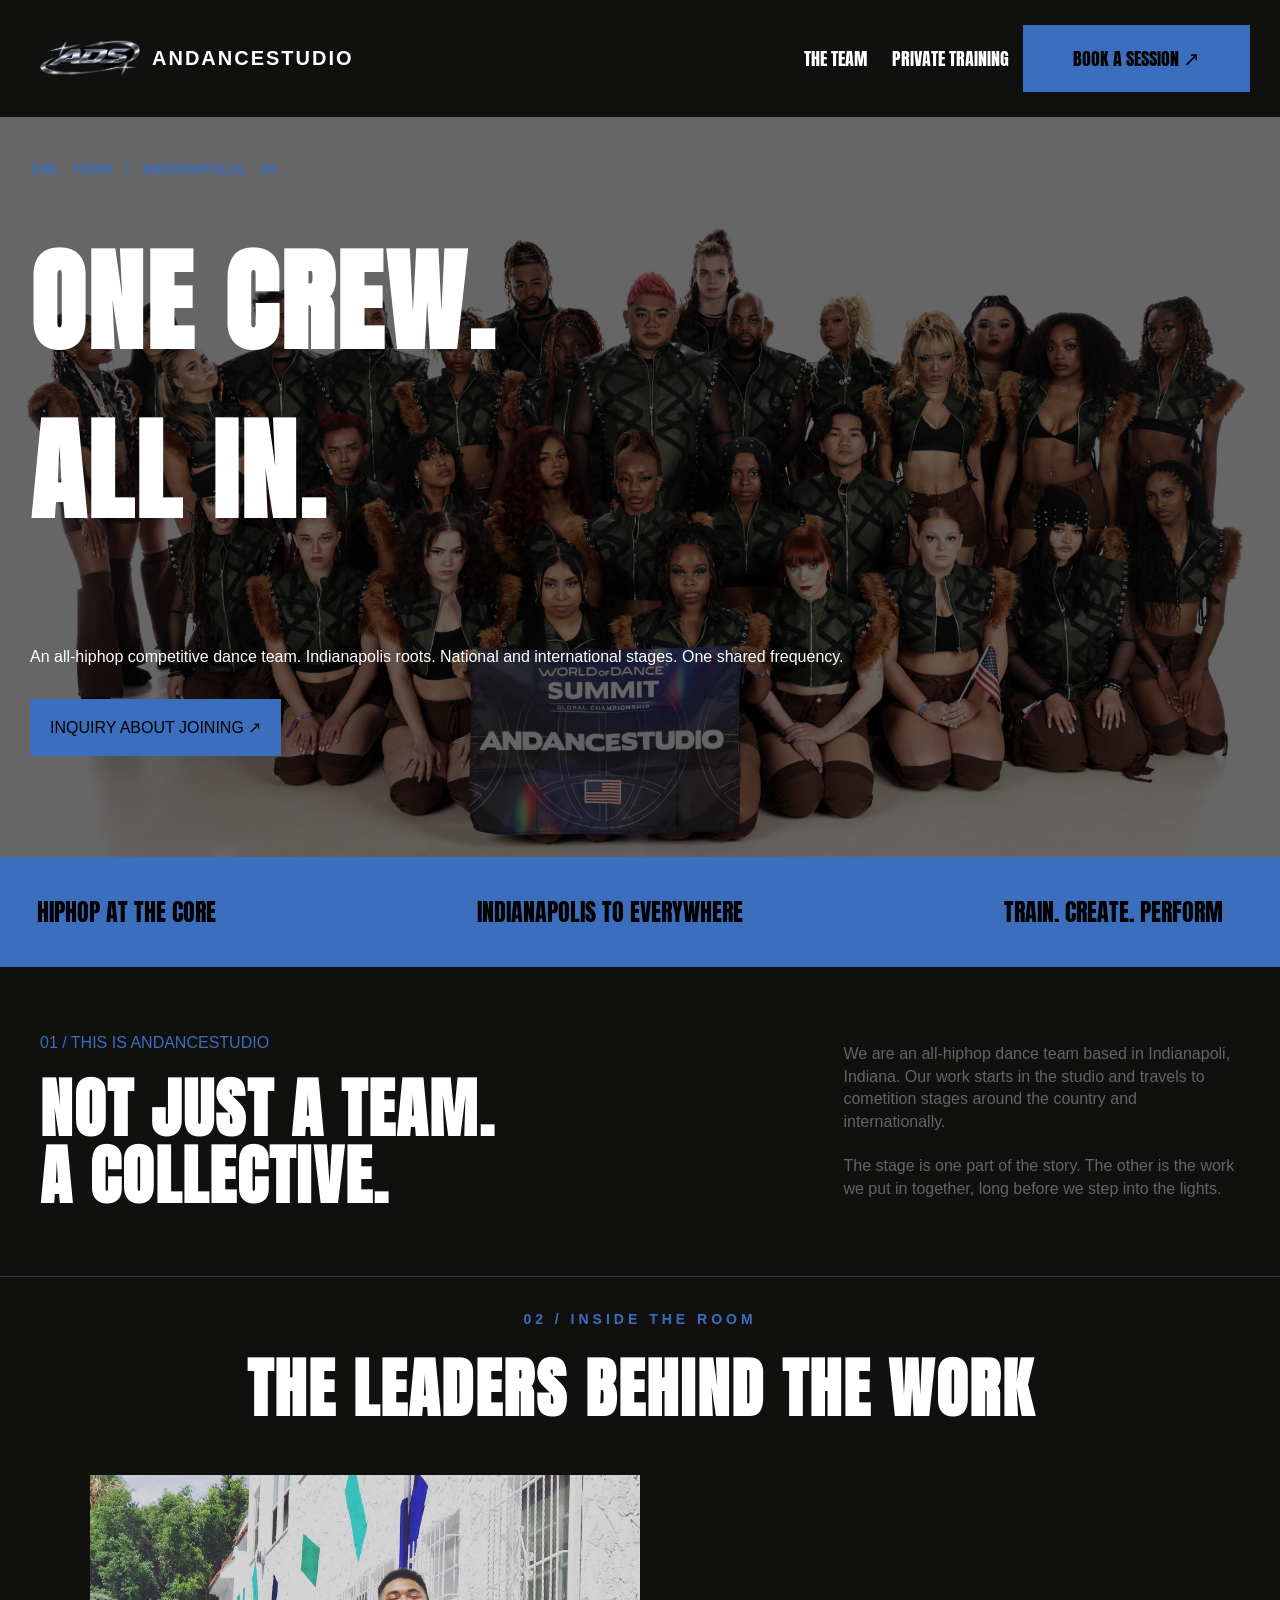
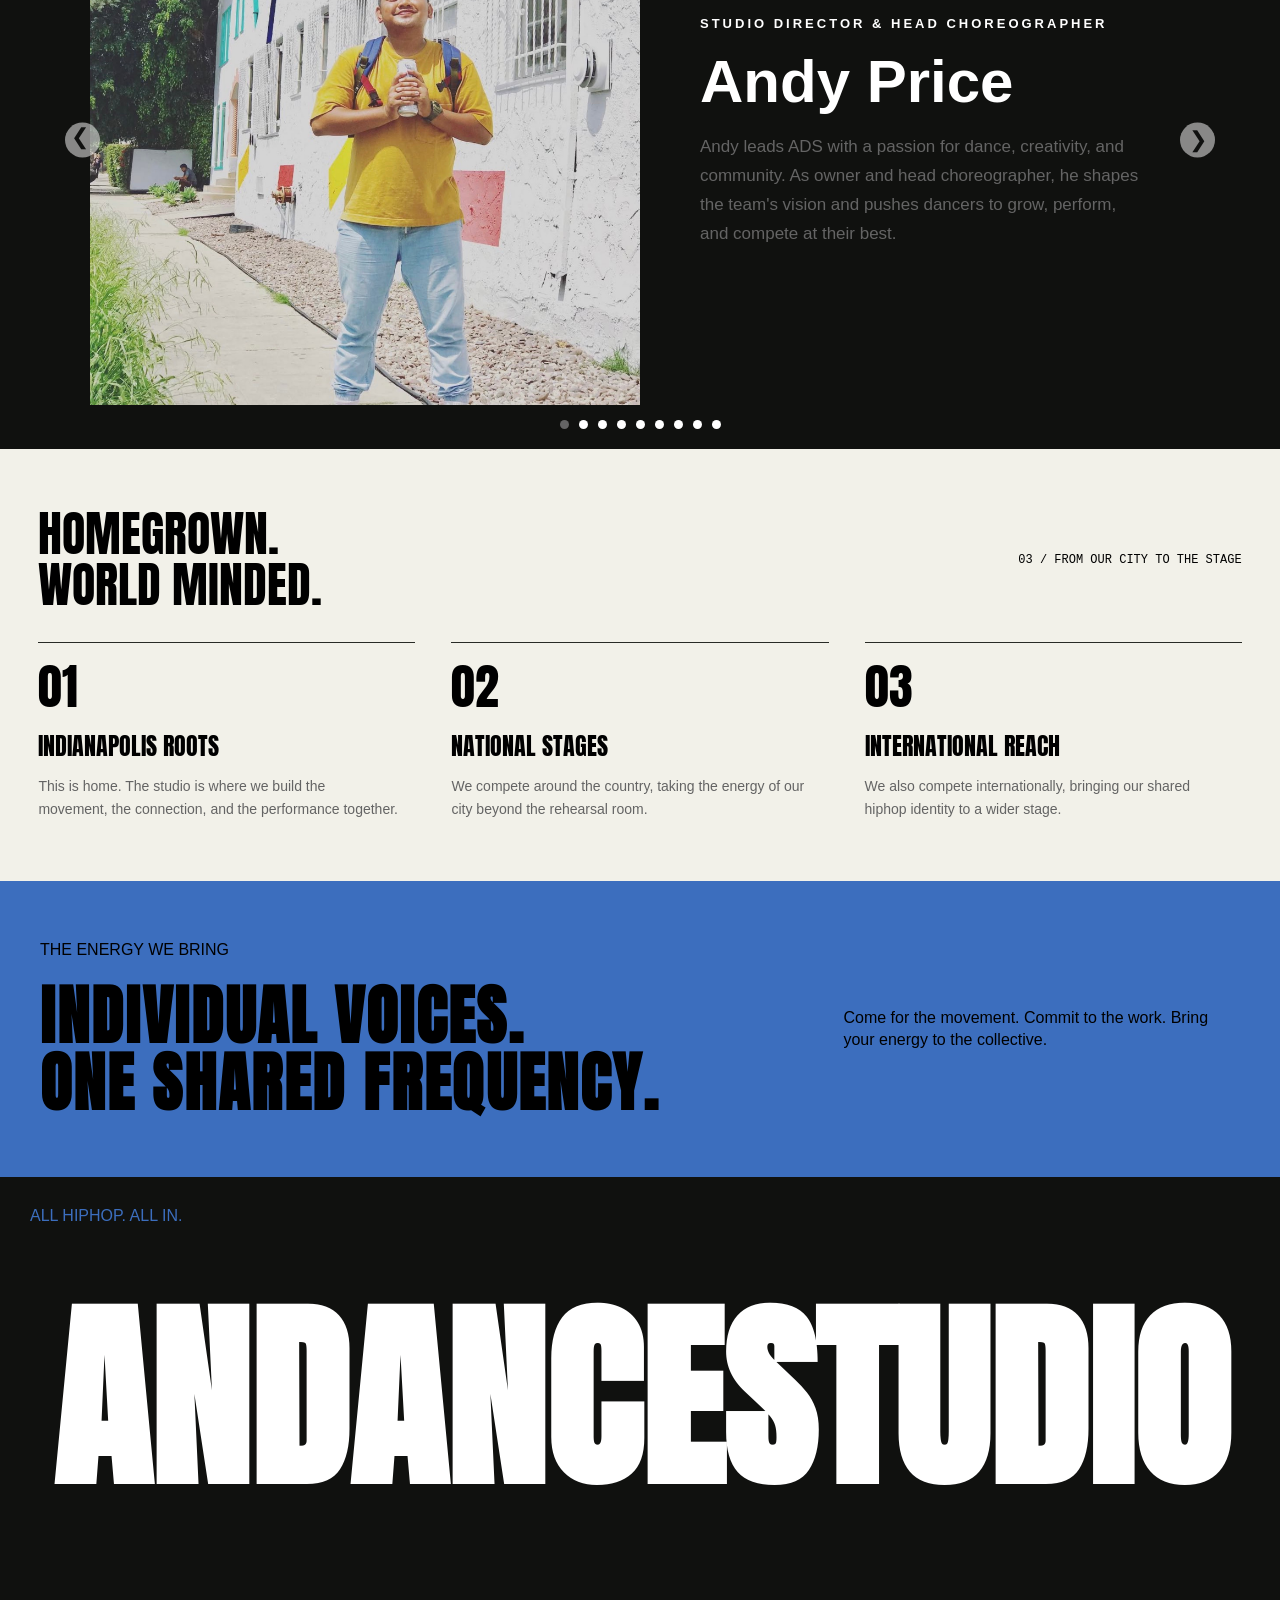
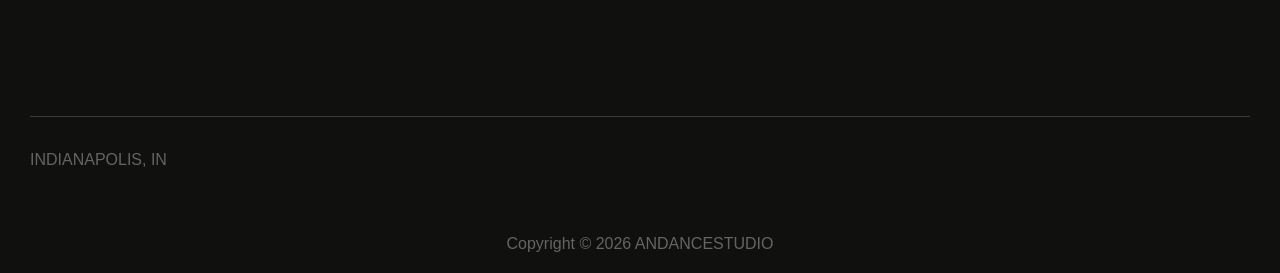
<file: pages/team.html>
<!DOCTYPE html>
<html>
    <head>
        <title>ANDANCESTUDIO</title>
        <link rel="stylesheet" href="../styles.css">
    </head>
    <body>
        <header>
            <a href="../index.html" class="logo">
                <img src="../images/ads-logo.png" alt="ANDANCESTUDIO">
                <span>ANDANCESTUDIO</span>
            </a>
            <nav>        
                <a href="team.html">The Team</a>
                <a href="sign-up.html">Private Training</a>
                <a href="sign-up.html" class="book-btn">Book a Session
                    <span aria-hidden="true">↗</span>
                </a>
            </nav>
        </header>
        <section class="main-team-header">
            <p class="main-team-p">
                <b>THE TEAM / INDIANAPOLIS, IN</b>
            </p>
            <h1>ONE CREW. <br> ALL IN.</h1>
            <p>
                An all-hiphop competitive dance team. Indianapolis roots. 
                National and international stages. One shared frequency.
            </p>
            <br>
            <br>
            <a href="sign-up.html">Inquiry about joining
                <span aria-hidden="true">↗</span>
            </a>
            <br>
            <br>
            <br>
            <br>
            <br>
            <br>
        </section>
        <section class="divider">
            <ul>
                <li>hiphop at the core</li>
                <li>indianapolis to everywhere</li>
                <li>train. create. perform</li>
            </ul>
        </section>
        <section class="main-body">
            <div class="left">
            <p class="section-label">
                01 / THIS IS ANDANCESTUDIO
            </p>
            <h1>NOT JUST A TEAM.<br>
            A COLLECTIVE.
            </h1>
            </div>
            <div class="right">
            <p>
                We are an all-hiphop dance team based in Indianapoli, Indiana.
                 Our work starts in the studio and travels to cometition stages 
                 around the country and internationally.
                <br>
                <br>
                The stage is one part of the story. The other is the work we put in 
                together, long before we step into the lights.
            </div>
        </section>
        <div class="section-divider"></div>
        <section class="executive-team">
            <div class="section-header">
                <p>02 / INSIDE THE ROOM</p>
                <h2>THE LEADERS BEHIND THE WORK</h2>
            </div>

            <div class="team-carousel">

                <button class="team-arrow left" id="prevBtn">&#10094;</button>

                <div class="team-track">
                    <div class="team-member active">
                        <div class="member-image">
                            <img src="../images/andy.png" alt="Andy Price">
                        </div>

                        <div class="member-info">
                            <span>STUDIO DIRECTOR & HEAD CHOREOGRAPHER</span>
                            <h3>Andy Price</h3>
                            <p>
                                Andy leads ADS with a passion for dance, creativity, and community. 
                                As owner and head choreographer, he shapes the team's vision and pushes dancers 
                                to grow, perform, and compete at their best.
                            </p>
                        </div>
                    </div>

                    <div class="team-member">

                        <div class="member-image">
                            <img src="../images/kris.JPG" alt="Kris">
                        </div>

                        <div class="member-info">
                            <span>HEAD COORDINATOR</span>
                            <h3>Kristopher Thurman</h3>
                            <p>
                                Kristopher keeps ADS organized and moving forward, supporting 
                                the team through coordination, communication, and event planning. He 
                                helps create a structured environment where dancers can focus on training, 
                                performing, and growing together.
                            </p>
                        </div>

                    </div>

                    <div class="team-member">

                        <div class="member-image">
                            <img src="../images/tezy-ashari.png" alt="Tezy Ashari">
                        </div>

                        <div class="member-info">
                            <span>CHOREOGRAPHER</span>
                            <h3>Tezy Ashari</h3>
                            <p>
                                Tezy brings creativity, energy, and a unique movement style to ADS. 
                                As a choreographer, Tezy helps challenge dancers while creating engaging 
                                choreography that pushes the team to  grow.
                            </p>
                        </div>

                    </div>
                    <div class="team-member">

                        <div class="member-image">
                            <img src="../images/domi.jpg" alt="Domi">
                        </div>

                        <div class="member-info">
                            <span>CHOREOGRAPHER</span>
                            <h3>Dominikus S.</h3>
                            <p>
                                Dominikus (Domi) contributes creativity and versatility to the ADS choreography 
                                team. His work helps dancers explore new movement styles, develop performance 
                                quality, and continue pushing their limits.
                            </p>
                        </div>
                    
                    </div>
                    <div class="team-member">

                        <div class="member-image">
                            <img src="../images/grace.jpeg" alt="Grace">
                        </div>

                        <div class="member-info">
                            <span>LEADER</span>
                            <h3>Grace McCarty</h3>
                            <p>
                                Grace helps lead ADS dancers both inside and outside of practice. She
                                brings dedication, positivity, and teamwork to the group while helping 
                                create an environment where dancers feel supported and motivated.
                            </p>
                        </div>
                    
                    </div>
                    <div class="team-member">

                        <div class="member-image">
                            <img src="../images/eddie.jpg" alt="Edward">
                        </div>

                        <div class="member-info">
                            <span>LEADER</span>
                            <h3>Edward Morris</h3>
                            <p>
                                Edward (Eddie) is a dedicated leader who helps keep the team motivated, 
                                connected, and focused. He supports his fellow dancers while contributing to 
                                the energy and discipline that drive ADS forward.
                            </p>
                        </div>
                    
                    </div>
                    <div class="team-member">

                        <div class="member-image">
                            <img src="../images/izzi.jpeg" alt="Izzi">
                        </div>

                        <div class="member-info">
                            <span>LEADER</span>
                            <h3>Izzi Gibbs</h3>
                            <p>
                                Izzi brings strong leadership, energy, and encouragement to ADS. She
                                helps support her teammates, maintain a positive team environement, and 
                                push dancers to give their best both in practice and competition.
                            </p>
                        </div>
                    
                    </div>
                    <div class="team-member">

                        <div class="member-image">
                            <img src="../images/nia.jpeg" alt="Nia">
                        </div>

                        <div class="member-info">
                            <span>LEADER</span>
                            <h3>Nia Bradley</h3>
                            <p>
                                Nia helps foster a strong sense of teamwork and accountability 
                                within ADS. Her dedication and positive presence helps keep dancers motivated 
                                as the team works toward its goal.
                            </p>
                        </div>
                    
                    </div>
                    <div class="team-member">

                        <div class="member-image">
                            <img src="../images/jada.JPG" alt="Jada">
                        </div>

                        <div class="member-info">
                            <span>LEADER</span>
                            <h3>Jada Johnson</h3>
                            <p>
                                Jada brings enthusiasm, dedication, and a strong team spirit to ADS. As a team 
                                leader, she helps encourage her teammates and contributes to a supportive 
                                environment where everyone can grow.
                            </p>
                        </div>
                    
                    </div>
                </div>

                <button class="team-arrow right" id="nextBtn">&#10095;</button>

            </div>

            <div class="team-dots">
                <span class="team-dot active"></span>
                <span class="team-dot"></span>
                <span class="team-dot"></span>
                <span class="team-dot"></span>
                <span class="team-dot"></span>
                <span class="team-dot"></span>
                <span class="team-dot"></span>
                <span class="team-dot"></span>
                <span class="team-dot"></span>
            </div>
        </section>
        <section class="stage-main">
            <div class="stage-header">
                <h2>HOMEGROWN. <br>WORLD MINDED.</h2>
                <p class="stage-eyebrow">03 / FROM OUR CITY TO THE STAGE</p>
            </div>
            <div class="stage-grid">
                <article class="stage-step">
                    <div class="stage-line"></div>
                    <span class="stage-number">01</span>
                    <h3>INDIANAPOLIS ROOTS</h3>
                    <p>
                        This is home. The studio is where we build the movement, the 
                        connection, and the performance together.
                    </p>
                </article>

                <article class="stage-step">
                    <div class="stage-line"></div>
                    <span class="stage-number">02</span>
                    <h3>NATIONAL STAGES</h3>
                    <p>
                        We compete around the country, taking the energy of our 
                        city beyond the rehearsal room.
                    </p>
                </article>

                <article class="stage-step">
                    <div class="stage-line"></div>
                    <span class="stage-number">03</span>
                    <h3>INTERNATIONAL REACH</h3>
                    <p>
                        We also compete internationally, bringing our shared hiphop identity to 
                        a wider stage.
                    </p>
                </article>
            </div>
        </section>
        <section class="main-movement">
            <div class="movement-left">
            <p class="movement-section-label">
                THE ENERGY WE BRING
            </p>
            <h1>INDIVIDUAL VOICES.<br>
            ONE SHARED FREQUENCY.
            </h1>
            </div>
            <div class="movement-right">
            <p>
                Come for the movement. Commit to the work. 
                Bring your energy to the collective.
            </div>
        </section>
        <section class="main-footer">
            <p class="section-label">
                ALL HIPHOP. ALL IN.
            </p>
            <h1>
                ANDANCESTUDIO
            </h1>
            <div class="section-divider"></div>
            <br>
            <p>INDIANAPOLIS, IN</p>
        </section>
        <footer>
            Copyright © 2026 ANDANCESTUDIO
        </footer>
        <script src="../script.js"></script>
    </body>
</html>
</file>
<file: styles.css>
@import url('https://fonts.googleapis.com/css2?family=Anton&display=swap');

html {
    scroll-behavior: smooth;
}
#contact {
    scroll-margin-top: 100px;
}
body {
    background: white;
    color: white;
    font-family: 'Gill Sans', 'Gill Sans MT', Calibri, 'Trebuchet MS', sans-serif;
    margin: 0;
    padding: 0;
}
header {
    display: flex;
    justify-content: space-between;
    align-items: center;
    background: #10110F;
    color: white;
    padding: 30px;
}
header a {
    font-family: 'Anton', serif;
    font-size: 18px;
    color: white;
    text-decoration: none;
    text-transform: uppercase;
    padding: 10px;
}
header span {
    font-family: 'Gill Sans', 'Gill Sans MT', Calibri, 'Trebuchet MS', sans-serif;
    font-size: 20px;
}
.book-btn {
    color: black;
    background: rgb(60, 110, 190);
    padding: 20px 50px;
}
.logo {
    display: flex;
    flex-direction: row;
    align-items: center;
    gap: 12px;
    text-decoration: none;
    color: white;
    font-size: 20px;
    font-weight: 700;
    letter-spacing: 2px;
    white-space: nowrap;
}

.logo img {
    display: block;
    width: 100px;
    height: auto;
}
.nav {
    display: flex;
    align-items: center;
}
.nav a {
    text-decoration: none;
    color: white;
    padding: 8px 0;
}
ul {
    margin: 0;
    padding: 0;
    list-style-type: none;
}
li {
    padding: 5px;
    display: inline-block;
    margin-right: 20px;
}
section {
    background: black;
    color: black;
    padding: 30px;
    display: block;
}
.main-header {
    background-image: linear-gradient(
            rgba(0, 0, 0, 0.6),
            rgba(0, 0, 0, 0.6)), 
            url("images/team-photo-1.JPG");
    background-size: cover;
    background-position: center;
    background-repeat: no-repeat;

    color: white;
    font-size: 16px;
}
.main-p {
    font-family: 'DM', sans-serif;
    word-spacing: 10px;
    color: rgb(60, 110, 190);
    font-size: 14px;
}
.main-header h1 {
    color: white;
    font-family:'Anton', serif;
    font-size: 112px;
    letter-spacing: 3px;
    margin-top: 40px;
}
.main-header a {
    background: rgb(60, 110, 190);
    text-transform: uppercase;
    color: black;
    text-decoration: none;
    margin-right: 50px;
    padding: 20px;
    font-size: 16px;
    cursor: pointer;
}
.main-header span {
    font-size: 20px;
}
.main-team-header {
    background-image: linear-gradient(
            rgba(0, 0, 0, 0.6),
            rgba(0, 0, 0, 0.6)), 
            url("images/team-photo-2.JPG");
    background-size: cover;
    background-position: center;
    background-repeat: no-repeat;

    color: white;
    font-size: 16px;
}
.main-team-p {
    font-family: 'DM', sans-serif;
    word-spacing: 10px;
    color: rgb(60, 110, 190);
    font-size: 14px;
}
.main-team-header h1 {
    color: white;
    font-family:'Anton', serif;
    font-size: 112px;
    letter-spacing: 3px;
    margin-top: 40px;
}
.main-team-header a {
    background: rgb(60, 110, 190);
    text-transform: uppercase;
    color: black;
    text-decoration: none;
    margin-right: 50px;
    padding: 20px;
    font-size: 16px;
    cursor: pointer;
}
.divider {
    background: rgb(60, 110, 190);
    color: black;
    font-family: 'Anton', serif;
    text-transform: uppercase;
    font-size: 24px;
}
.divider ul {
    list-style: none;
    padding: 2px;
    margin: 0;
    display: flex;
    justify-content: space-between;

}
.main-body {
    background: #10110F;
    color: rgb(100, 100, 100);
    font-size: 16px;
    display: grid;
    grid-template-columns: 1.5fr 0.8fr;
    gap: 60px;
    align-items: center;

    margin: 0;
    padding: 60px 40px;
}
.main-body div {
    background: #10110F;

}
.left h1 {
    color: white;
    font-size: 64px;
    font-family: 'Anton', serif;
    letter-spacing: 2px;
    margin: 0;
    line-height: 1.05;
}
.section-label {
    color: rgb(60, 110, 190);
    margin: 0 0 24px;
}
.left {
    display: flex;
    flex-direction: column;
    align-items: flex-start;
    text-align: left;
}
.right {
    line-height: 1.4;
}
.main-comp-info {
    background: #10110F;
    color: rgb(100, 100, 100);
    font-size: 16px;
    display: grid;
    grid-template-columns: 1.5fr 0.8fr;
    gap: 60px;
    align-items: center;

    margin: 0;
    padding: 60px 40px;
}
.main-comp-info div {
    background: #10110F;

}
.section-label {
    color: rgb(60, 110, 190);
    margin: 0 0 24px;
}
.comp-info-left {
    display: flex;
    flex-direction: column;
    align-items: flex-start;
    text-align: left;
}
.comp-info-left img {
    height: 100%;
    width: 100%;
}
.comp-info-right h1 {
    color: white;
    font-size: 64px;
    font-family: 'Anton', serif;
    letter-spacing: 2px;
    margin: 0;
    line-height: 1.05;
}
.comp-info-right h2 {
    font-family: 'Anton', serif;
    color: white;
    letter-spacing: 2px;
    font-size: 24px;
}
.comp-info-right {
    line-height: 1.4;
}.instagram-logo {
    width: 80px;
    height: 80px;
    object-fit: cover;
}
.insta-button {
    display: inline-block;
    color: white;
    text-decoration: none;
    border-radius: 50%;
    font-weight: bold;
    transition: 0.3s;
}
.insta-button:hover {
    opacity: 0.8;
}
.section-divider {
    width: 100%;
    height: 1px;
    background-color: #3a3a3a;
}
.main-about {
    background: rgb(60, 110, 190);
    color: black;
    font-size: 16px;
    display: grid;
    grid-template-columns: 1.5fr 0.8fr;
    align-items: stretch;

    margin: 0;
    padding: 0 0 0 36px;

    min-height: 562px;
    overflow: hidden;
}
.main-about div {
    background: rgb(60, 110, 190);
}
.about-left h1 {
    color: black;
    font-size: 64px;
    font-family: 'Anton', serif;
    letter-spacing: 2px;
    margin: 0;
    line-height: 1.05;
}
.about-section-label {
    color: black;
    margin: 0 0 24px;
}
.about-left {
    display: flex;
    flex-direction: column;
    justify-content: center;

    padding: 50px 40px 50px 0;
}
.about-right {
    width: 100%;
    height: 100%;
    min-height: 562px;
}
.about-right img {
    display: block;
    width: 100%;
    height: 100%;
    object-fit: cover;
}
.main-questions {
    background: #10110F;
    color: rgb(100, 100, 100);
    font-size: 16px;
    display: grid;
    grid-template-columns: 1.5fr 0.8fr;
    align-items: center;

    margin: 0;
    padding: 40px;
}
.main-questions div {
    background: #10110F;

}
.questions-left h1 {
    color: white;
    font-size: 64px;
    font-family: 'Anton', serif;
    letter-spacing: 2px;
    margin: 0;
    line-height: 1.05;
}
.section-label {
    color: rgb(60, 110, 190);
    margin: 0 0 24px;
}
.questions-left {
    display: flex;
    flex-direction: column;
    align-items: flex-start;
    text-align: left;
}
.questions-right {
    width: 100%;
}
.faq-item {
    width: 100%;
    border-top: 1px solid #454545;
    padding: 24px 0;
}
.faq-question {
    display: flex;
    justify-content: space-between;
    align-items: center;
    gap: 20px;

    width: 100%;
    padding: 0;
    border: none;
    background: transparent;

    color: white;
    font-family: inherit;
    font-size: 18px;
    font-weight: 700;
    text-align: left;
    cursor: pointer;
}
.faq-icon {
    color: rgb(60, 110, 190);
    font-size: 28px;
    font-weight: 400;
    flex-shrink: 0;
    transition: transform 0.2s ease;
}
.faq-answer {
    color: rgb(180, 180, 180);
    display: grid;
    grid-template-rows: 0fr;
    transition: grid-template-rows 0.35s ease;
}
.faq-answer p {
    overflow: hidden;
    min-height: 0;
    margin: 0;
    line-height: 1.7;
    opacity: 0;
    transform: translateY(-5px);
    transition:
        opacity 0.25s ease,
        transform 0.35s ease;
}
.faq-item.active .faq-answer {
    grid-template-rows: 1fr;
}
.faq-item.active .faq-answer p {
    opacity: 1;
    transform: translateY(0);
    padding-top: 16px;
}
.faq-item.active .faq-icon {
    transform: rotate(0deg);
}
.faq-question:focus-visible {
    outline: 2px solid rgb(60, 110, 190);
    outline-offset: 5px;
}
.contact-form-section {
    background: #1d1d1c;
    color: rgb(100, 100, 100);
    font-size: 16px;
    display: grid;
    grid-template-columns: 1.5fr 0.8fr;
    gap: 60px;
    align-items: center;

    margin: 0;
    padding: 60px 40px;
}
.contact-form-section div {
    background: #1d1d1c;

}
.contact-form-left h1 {
    color: white;
    font-size: 64px;
    font-family: 'Anton', serif;
    letter-spacing: 2px;
    margin: 0;
    line-height: 1.05;
}
.section-label {
    color: rgb(60, 110, 190);
    margin: 0 0 24px;
}
.contact-location {
    font-family: 'Anton', serif;
    letter-spacing: 1.5px;
    color: white;
    font-size: 18px;
}
.contact-form-left {
    display: flex;
    flex-direction: column;
    align-items: flex-start;
    text-align: left;
}
.contact-form-right {
    line-height: 1.4;
}
.contact-form-right h2 {
    color: white;
    font-family: 'Anton', serif;
    font-size: 40px;
    letter-spacing: 2px;
}
.contact-form {
    width: 100%;
    max-width: 600px;
    margin: 0 auto;
}
.form-group {
    text-align: left;
    display: flex;
    flex-direction: column;
    margin-bottom: 25px;
}
.form-group label {
    color: white;
    text-transform: uppercase;
    font-size: 14px;
    font-weight: 600;
    margin-bottom: 8px;
}
.form-group input,
.form-group textarea,
.form-group select {
    color: white;
    width: 100%;
    padding: 14px 16px;
    box-sizing: border-box;

    border: 1px solid #666;

    font-family: inherit;
    font-size: 15px;

    outline: none;
    background: transparent;

    transition: border-color 0.3s ease;
}
.form-group textarea {
    resize: vertical;
    background: #10110F;
}
.form-group input {
    background: #10110F;
}
.form-group select {
    background: #10110F;
}
.form-group input:focus,
.form-group textarea:focus,
.form-group select:focus {
    border-color: white;
}
.contact-form button {
    text-transform: uppercase;
    padding: 15px 25px;

    border: none;

    background: rgb(60, 110, 190);
    color: white;

    font-size: 15px;
    font-weight: 600;

    cursor: pointer;
    transition: 0.3s ease;
}
.contact-form span {
    font-size: 20px;
    font-family: 'Gill Sans', 'Gill Sans MT', Calibri, 'Trebuchet MS', sans-serif;
}
.contact-form button:hover {
    opacity: 0.8;
}
.main-footer {
    background: #10110F;
    color: rgb(100, 100, 100);
}
.main-footer h1 {
    color: white;
    margin-top: 10px;
    text-align: center;
    font-family: 'Anton', serif;
    font-size: 200px;
}
footer {
    background: #10110F;
    color: rgb(100, 100, 100);
    font-size: 16px;
    padding: 20px 20px;
    text-align: center;
}
.executive-team {
    background: #10110F;
    padding: 20px;
}
.section-header {
    background: #10110F;
    color: white;
    font-family: 'Gill Sans', 'Gill Sans MT', Calibri, 'Trebuchet MS', sans-serif;
    text-align: center;
}
.section-header p {
    color: rgb(60, 110, 190);
    font-family: 'DM Sans', sans-serif;
    font-size: 14px;
    letter-spacing: 4px;
    font-weight: 600;
}
.section-header h2 {
    font-family: 'Anton', serif;
    font-size: 64px;
    margin-top: 10px;
    letter-spacing: 2px;
}
.team-carousel {
    position: relative;
    width: 100%;
    max-width: 1100px;
    height: 500px;
    margin: auto;
}
.team-track {
    width: 100%;
    height: 100%;
    position: relative;
}
.team-member {
    background: #10110F;
    position: absolute;
    width: 100%;
    height: 100%;

    display: flex;
    align-items: center;
    gap: 60px;

    opacity: 0;
    visibility: hidden;

    transition: opacity 0.5s ease;
}
.team-member.active {
    opacity: 1;
    visibility: visible;
}
.member-image {
    width: 50%;
    height: 530px;
    overflow: hidden;
}
.member-image img {
    width: 100%;
    height: 100%;
    object-fit: cover;
}
.member-info {
    background: #10110F;
    color: white;
    width: 40%;
}
.member-info span {
    font-size: 13px;
    letter-spacing: 3px;
    font-weight: bold;
}
.member-info h3 {
    font-size: 60px;
    margin: 15px 0;
}
.member-info p {
    font-size: 17px;
    line-height: 1.7;
    color: rgb(100, 100, 100);
}
.team-arrow {
    position: absolute;
    top: 50%;
    transform: translateY(-50%);

    width: 35px;
    height: 35px;

    border: none;
    border-radius: 50%;

    background: white;
    color: #111;

    font-size: 22px;

    cursor: pointer;
    z-index: 5;

    opacity: 0.5;
}
.team-arrow:hover {
    opacity: 1;
}
.team-arrow.left {
    left: -25px;
}

.team-arrow.right {
    right: -25px;
}
.team-dots {
    background: #10110F;
    display: flex;
    justify-content: center;
    gap: 10px;
    margin-top: 30px;
}
.team-dot {
    width: 9px;
    height: 9px;
    border-radius: 50%;
    background: white;
    cursor: pointer;
}
.team-dot.active {
    background: rgb(100, 100, 100);
}
.stage-main {
    background-color: #f2f1e9;
    color: black;
    padding: 60px 3%;
    font-family: 'DM Sans', sans-serif;
}
.stage-header {
    display: flex;
    align-items: center;
    justify-content: space-between;
    gap: 24px;
    margin-bottom: 32px;
}
.stage-header h2 {
    font-family: 'Anton', sans-serif;
    font-size: 48px;
    font-weight: 400;
    line-height: 1.05;
    text-transform: uppercase;
    margin: 0;
}

.stage-eyebrow {
    font-family: 'DM Mono', monospace;
    color: black;
    font-size: 12px;
    white-space: nowrap;
    margin: 0;
}
.stage-grid {
    display: grid;
    grid-template-columns: repeat(3, minmax(0, 1fr));
    gap: 36px;
}
.stage-step {
    min-width: 0;
}
.stage-line {
    width: 100%;
    height: 1px;
    background-color: #292b26;
    margin-bottom: 20px;
}
.stage-number {
    display: block;
    color: black;
    font-family: 'Anton', sans-serif;
    font-size: 48px;
    line-height: 1;
    margin-bottom: 22px;
}
.stage-step h3 {
    font-family: 'Anton', sans-serif;
    font-weight: 400;
    font-size: 24px;
    line-height: 1.15;
    text-transform: uppercase;
    margin: 0 0 14px;
}
.stage-step > p {
    color: rgb(100, 100, 100);
    font-size: 14px;
    line-height: 1.65;
    margin: 0;
    max-width: 360px;
}

.main-movement {
    background: rgb(60, 110, 190);
    color: black;
    font-size: 16px;
    display: grid;
    grid-template-columns: 1.5fr 0.8fr;
    gap: 60px;
    align-items: center;

    margin: 0;
    padding: 60px 40px;
}
.main-movement div {
    background: rgb(60, 110, 190);

}
.movement-left h1 {
    color: black;
    font-size: 64px;
    font-family: 'Anton', serif;
    letter-spacing: 2px;
    margin: 0;
    line-height: 1.05;
}
.movement-section-label {
    color: black;
    margin: 0 0 24px;
}
.movement-left {
    display: flex;
    flex-direction: column;
    align-items: flex-start;
    text-align: left;
}
.movement-right {
    line-height: 1.4;
}
.main-private {
    background: #10110F;
    color: rgb(100, 100, 100);
    font-size: 16px;
    display: grid;
    grid-template-columns: 1.5fr 0.8fr;
    align-items: stretch;

    margin: 0;
    padding: 0 0 0 36px;

    min-height: 562px;
    overflow: hidden;
}
.main-private div {
    background: #10110F;
}
.private-left h1 {
    color: white;
    font-size: 112px;
    font-family: 'Anton', serif;
    letter-spacing: 3px;
    margin: 0;
    line-height: 1.05;
}
.private-section-label {
    font-family: 'DM', sans-serif;
    color: rgb(60, 110, 190);
    margin: 0 0 24px;
}
.private-left {
    flex-direction: column;
    justify-content: center;

    padding: 50px 40px 50px 0;
}
.main-private a {
    background: rgb(60, 110, 190);
    text-transform: uppercase;
    color: black;
    text-decoration: none;
    margin-right: 50px;
    padding: 20px;
    font-size: 16px;
    cursor: pointer;
}
.private-right {
    width: 100%;
    height: 100%;
    min-height: 562px;
}
.private-right img {
    display: block;
    width: 100%;
    height: 100%;
    object-fit: cover;
}


* {
    box-sizing: border-box;
}

.class-section {
    background-color: #191c17;
    color: #f2f1e9;
    padding: 40px 3%;
    font-family: 'DM Sans', sans-serif;
}

.class-header {
    display: grid;
    grid-template-columns: 1.2fr 0.8fr;
    gap: 50px;
    align-items: end;
    margin-bottom: 24px;
}

.eyebrow {
    font-family: 'DM Sans', sans-serif;
    font-size: 12px;
    color: rgb(60, 110, 190);
    margin: 0 0 12px;
}

.class-heading h2 {
    font-family: 'Anton', sans-serif;
    font-size: 64px;
    font-weight: 400;
    line-height: 0.98;
    margin: 0;
    text-transform: uppercase;
    letter-spacing: -0.5px;
}

.class-intro {
    color: #aaa99f;
    font-size: 14px;
    line-height: 1.6;
    max-width: 330px;
    justify-self: end;
    margin: 0 0 2px;
}

.class-grid {
    display: grid;
    grid-template-columns: repeat(2, minmax(0, 1fr));
    gap: 12px;
}

.class-card {
    background-color: #10110f;
    min-width: 0;
}

.class-image {
    height: 300px;
    background-color: #c6c6c6;
    position: relative;
    overflow: hidden;
}
.class-image img {
    height: 100%;
    width: 100%;
}

.class-number {
    position: absolute;
    top: 12px;
    left: 12px;
    background-color: rgb(60, 110, 190);
    color: #10110f;
    width: 20px;
    height: 20px;
    display: flex;
    align-items: center;
    justify-content: center;
    font-family: 'DM Mono', monospace;
    font-size: 8px;
}

.class-content {
    padding: 14px 15px 16px;
}

.class-content h3 {
    font-family: 'Anton', sans-serif;
    font-size: 32px;
    font-weight: 400;
    line-height: 1.1;
    margin: 0 0 8px;
}

.class-category {
    font-family: 'DM Mono', monospace;
    font-size: 12px;
    color: rgb(60, 110, 190);
    margin: 0 0 13px;
}

.class-description {
    color: #aaa99f;
    font-size: 14px;
    line-height: 1.7;
    margin: 0 0 13px;
}

.class-tagline {
    font-family: 'DM Mono', monospace;
    font-size: 10px;
    color: #d3d2ca;
    margin: 0 0 16px;
}

.class-button {
    display: flex;
    align-items: center;
    justify-content: space-between;
    gap: 15px;
    width: fit-content;
    max-width: 100%;
    border: 1px solid #292a26;
    padding: 10px 11px;
    color: #f2f1e9;
    text-decoration: none;
    font-family: 'DM Mono', monospace;
    font-size: 10px;
    transition: background-color 0.25s,
                border-color 0.25s;
}
.class-button span {
    font-family: 'Gill Sans', 'Gill Sans MT', Calibri, 'Trebuchet MS', sans-serif;
    font-size: 14px;
}
.class-button:hover {
    background-color: rgb(60, 110, 190);
    border-color: rgb(60, 110, 190);
    color: #10110f;
}


.session-process {
    background-color: #10110f;
    color: #f2f1e9;
    padding: 60px 3%;
    font-family: 'DM Sans', sans-serif;
}
.process-header {
    display: flex;
    align-items: center;
    justify-content: space-between;
    gap: 24px;
    margin-bottom: 32px;
}
.process-header h2 {
    font-family: 'Anton', sans-serif;
    font-size: 48px;
    font-weight: 400;
    line-height: 1.05;
    text-transform: uppercase;
    margin: 0;
}

.eyebrow {
    font-family: 'DM Mono', monospace;
    color: rgb(60, 110, 190);
    font-size: 12px;
    white-space: nowrap;
    margin: 0;
}
.process-grid {
    display: grid;
    grid-template-columns: repeat(3, minmax(0, 1fr));
    gap: 36px;
}
.process-step {
    min-width: 0;
}
.step-line {
    width: 100%;
    height: 1px;
    background-color: #292b26;
    margin-bottom: 20px;
}
.step-number {
    display: block;
    color: rgb(60, 110, 190);
    font-family: 'Anton', sans-serif;
    font-size: 48px;
    line-height: 1;
    margin-bottom: 22px;
}
.process-step h3 {
    font-family: 'Anton', sans-serif;
    font-weight: 400;
    font-size: 24px;
    line-height: 1.15;
    text-transform: uppercase;
    margin: 0 0 14px;
}
.process-step > p {
    color: rgb(100, 100, 100);
    font-size: 14px;
    line-height: 1.65;
    margin: 0;
    max-width: 360px;
}

.process-footer {
    font-family: 'DM Mono', monospace;
    color: rgb(180, 180, 180);
    font-size: 12px;
    line-height: 1.6;
    margin: 36px 0 0;
    letter-spacing: 0.2px;
}

.concept-section {
    background-color: #f0f0e8;
    width: 100%;
    color: black;
    box-sizing: border-box;
    padding: 30px;
    margin: 0;
    font-family: 'DM Sans', sans-serif;
}
.concept-header {
    display: grid;
    grid-template-columns: 1.5fr 0.9fr;
    gap: 50px;
    align-items: center;
    margin-bottom: 28px;
}
.concept-eyebrow {
    font-family: 'Gill Sans', 'Gill Sans MT', Calibri, 'Trebuchet MS', sans-serif;
    font-size: 12px;
    letter-spacing: 0.3px;
    margin: 0 0 18px;
}

.concept-heading h2 {
    font-family: 'Anton', sans-serif;
    font-weight: 400;
    font-size: 64px;
    line-height: 0.98;
    letter-spacing: -0.5px;
    text-transform: uppercase;
    margin: 0;
}
.concept-intro {
    max-width: 380px;
    justify-self: start;
}

.concept-intro p {
    color: rgb(100, 100, 100);
    font-size: 14px;
    line-height: 1.65;
    margin: 0 0 18px;
}

.concept-button {
    display: flex;
    align-items: center;
    justify-content: space-between;
    gap: 24px;
    width: fit-content;
    min-width: 185px;
    padding: 15px 18px;
    background-color: rgb(60, 110, 190);
    color: black;
    text-decoration: none;
    font-family: 'DM Sans', sans-serif;
    font-size: 10px;
    transition: background-color 0.25s ease;
}

.concept-button span {
    font-family: 'Gill Sans', 'Gill Sans MT', Calibri, 'Trebuchet MS', sans-serif;
    font-size: 16px;
}

.concept-button:hover {
    background-color: rgb(45, 92, 167);
}

.concept-video {
    width: 100%;
    aspect-ratio: 2.45 / 1;
    background-color: #c6c6c6;
    overflow: hidden;
}

.concept-video video {
    width: 100%;
    height: 100%;
    display: block;
    object-fit: cover;
}

.concept-footer {
    display: flex;
    justify-content: space-between;
    align-items: center;
    gap: 20px;
    margin-top: 28px;
}

.concept-footer p {
    font-family: 'DM Mono', monospace;
    font-size: 10px;
    color: rgb(100, 100, 100);
    margin: 0;
}










@media (max-width: 1024px) {

    header {
        padding: 20px;
        gap: 20px;
    }

    .logo img {
        width: 75px;
    }

    .logo {
        font-size: 16px;
        gap: 8px;
    }

    header a {
        font-size: 15px;
    }

    li {
        margin-right: 10px;
    }

    .book-btn {
        padding: 14px 20px;
    }

    .main-header h1,
    .main-team-header h1 {
        font-size: clamp(64px, 9vw, 90px);
    }

    .main-body,
    .main-team,
    .main-comp-info,
    .main-questions,
    .contact-form-section,
    .main-movement {
        grid-template-columns: 1fr 1fr;
        gap: 30px;
        padding: 45px 28px;
    }

    .left h1,
    .comp-info-right h1,
    .questions-left h1,
    .contact-form-left h1,
    .movement-left h1 {
        font-size: clamp(40px, 5.5vw, 56px);
    }

    .main-about,
    .main-private {
        grid-template-columns: 1fr 1fr;
        padding-left: 25px;
        min-height: 420px;
    }

    .about-left h1 {
        font-size: clamp(40px, 5vw, 54px);
    }

    .private-left h1 {
        font-size: clamp(56px, 7vw, 82px);
    }

    .about-left,
    .private-left {
        padding: 35px 25px 35px 0;
    }

    .about-right,
    .private-right {
        min-height: 420px;
    }

    .team-carousel {
        height: 420px;
        max-width: 900px;
    }

    .team-member {
        gap: 30px;
    }

    .member-image {
        width: 50%;
        height: 450px;
    }

    .member-info {
        width: 45%;
    }

    .member-info h3 {
        font-size: 42px;
    }

    .member-info p {
        font-size: 15px;
    }

    .class-heading h2,
    .concept-heading h2 {
        font-size: clamp(38px, 5vw, 52px);
    }

    .class-header,
    .concept-header {
        gap: 30px;
    }

    .class-content h3 {
        font-size: 27px;
    }

    .process-header h2,
    .stage-header h2 {
        font-size: clamp(30px, 4vw, 40px);
    }

    .process-grid,
    .stage-grid {
        gap: 24px;
    }

    .process-step h3,
    .stage-step h3 {
        font-size: 21px;
    }

    .main-footer h1 {
        font-size: clamp(70px, 12vw, 140px);
    }
}

@media (max-width: 650px) {

    section {
        padding: 24px 20px;
    }

    header {
        flex-direction: center;
        align-items: flex-start;
        gap: 10px;
        padding: 10px;
    }

    header span {
        display: none;
    }

    .logo {
        font-size: 16px;
    }

    .logo img {
        width: 65px;
    }

    .nav {
        width: 100%;
        flex-wrap: wrap;
        gap: 12px 18px;
    }

    .nav ul {
        display: flex;
        flex-wrap: wrap;
        gap: 8px 16px;
    }

    .nav li {
        display: block;
        margin: 0;
        padding: 0;
    }

    .nav a,
    header a {
        font-size: 13px;
    }

    .book-btn {
        display: inline-block;
        padding: 12px 16px;
    }

    .main-header {
        padding: 35px 20px;
    }

    .main-header h1 {
        font-size: clamp(48px, 12vw, 72px);
        line-height: 0.98;
        letter-spacing: 1px;
        margin-top: 25px;
        overflow-wrap: anywhere;
    }

    .main-p {
        word-spacing: 3px;
        line-height: 1.5;
    }

    .main-header a {
        display: inline-block;
        margin: 8px 8px 8px 0;
        padding: 14px 16px;
        font-size: 12px;
    }

    .divider {
        font-size: 16px;
    }

    .divider ul {
        flex-wrap: nowrap;
        justify-content: flex-start;
        gap: 8px;
    }

    .main-body,
    .main-comp-info,
    .main-questions,
    .contact-form-section,
    .main-movement {
        grid-template-columns: minmax(0, 1fr);
        gap: 28px;
        padding: 40px 22px;
    }

    .left h1,
    .comp-info-right h1,
    .questions-left h1,
    .contact-form-left h1,
    .movement-left h1 {
        font-size: clamp(38px, 10vw, 54px);
        letter-spacing: 1px;
        overflow-wrap: anywhere;
    }

    .comp-info-right h2 {
        font-size: 22px;
    }

    .main-about {
        grid-template-columns: minmax(0, 1fr);
        padding: 0;
        min-height: 0;
    }

    .about-left {
        padding: 40px 22px;
    }

    .about-left h1 {
        font-size: clamp(40px, 10vw, 56px);
    }

    .about-right {
        min-height: 0;
        height: auto;
    }

    .about-right img {
        width: 100%;
        height: auto;
        max-height: 450px;
        object-fit: cover;
    }

    .main-private {
        grid-template-columns: minmax(0, 1fr);
        padding: 0;
        min-height: 0;
    }

    .private-left {
        padding: 40px 22px;
    }

    .private-left h1 {
        font-size: clamp(48px, 12vw, 72px);
        letter-spacing: 1px;
    }

    .main-private a {
        display: inline-block;
        margin: 10px 0;
        padding: 14px 18px;
        font-size: 13px;
    }

    .private-right {
        min-height: 0;
        height: 300px;
    }

    .private-right img {
        height: 300px;
    }

    .executive-team {
        padding: 35px 20px;
    }

    .section-header h2 {
        font-size: clamp(32px, 9vw, 44px);
    }

    .section-header p {
        font-size: 11px;
        letter-spacing: 2px;
    }

    .team-carousel {
        height: auto;
        min-height: 0;
        padding: 0 15px;
    }

    .team-track {
        height: auto;
        min-height: 0;
    }

    .team-member {
        position: relative;
        display: none;
        width: 100%;
        height: auto;
        flex-direction: column;
        align-items: stretch;
        gap: 20px;
        opacity: 1;
        visibility: visible;
    }

    .team-member.active {
        display: flex;
    }

    .member-image {
        width: 100%;
        height: auto;
        aspect-ratio: 3 / 4;
    }

    .member-info {
        width: 100%;
    }

    .member-info span {
        font-size: 11px;
        letter-spacing: 2px;
    }

    .member-info h3 {
        font-size: clamp(32px, 9vw, 44px);
        margin: 10px 0;
    }

    .member-info p {
        font-size: 14px;
        line-height: 1.6;
    }

    .team-arrow {
        top: 25%;
        width: 34px;
        height: 34px;
        opacity: 0.9;
    }

    .team-arrow.left {
        left: -5px;
    }

    .team-arrow.right {
        right: -5px;
    }

    .team-dots {
        margin-top: 22px;
    }

    .movement-left h1 {
        font-size: clamp(40px, 10vw, 56px);
    }

    .class-section {
        padding: 35px 20px;
    }

    .class-header {
        grid-template-columns: minmax(0, 1fr);
        gap: 18px;
        align-items: start;
    }

    .class-heading h2 {
        font-size: clamp(36px, 9vw, 52px);
    }

    .class-intro {
        max-width: 100%;
        justify-self: start;
        font-size: 13px;
    }

    .class-grid {
        grid-template-columns: minmax(0, 1fr);
        gap: 20px;
    }

    .class-image {
        height: auto;
        aspect-ratio: 2 / 1;
    }

    .class-content {
        padding: 20px;
    }

    .class-content h3 {
        font-size: 28px;
    }

    .class-category {
        font-size: 10px;
        overflow-wrap: anywhere;
    }

    .class-description {
        font-size: 13px;
    }

    .class-tagline {
        font-size: 9px;
        line-height: 1.6;
    }

    .class-button {
        font-size: 9px;
        padding: 12px;
    }

    .session-process,
    .stage-main {
        padding: 40px 22px;
    }

    .process-header,
    .stage-header {
        align-items: flex-start;
        flex-direction: column;
        gap: 14px;
    }

    .process-header h2,
    .stage-header h2 {
        font-size: clamp(30px, 8vw, 42px);
    }

    .process-grid,
    .stage-grid {
        grid-template-columns: minmax(0, 1fr);
        gap: 30px;
    }

    .step-line,
    .stage-line {
        margin-bottom: 16px;
    }

    .step-number,
    .stage-number {
        font-size: 42px;
        margin-bottom: 14px;
    }

    .process-step h3,
    .stage-step h3 {
        font-size: 22px;
    }

    .process-step > p,
    .stage-step > p {
        max-width: 100%;
        font-size: 13px;
    }

    .process-footer {
        margin-top: 28px;
        font-size: 9px;
    }

    .concept-section {
        padding: 35px 20px;
    }

    .concept-header {
        grid-template-columns: minmax(0, 1fr);
        gap: 22px;
        align-items: start;
    }

    .concept-heading h2 {
        font-size: clamp(38px, 10vw, 56px);
        overflow-wrap: anywhere;
    }

    .concept-intro {
        max-width: 100%;
    }

    .concept-intro p {
        font-size: 13px;
    }

    .concept-button {
        max-width: 100%;
        min-width: 0;
        padding: 14px;
        gap: 16px;
        font-size: 9px;
    }

    .concept-video {
        aspect-ratio: 4 / 3;
    }

    .concept-footer {
        align-items: flex-start;
        flex-direction: column;
        gap: 10px;
        margin-top: 20px;
    }

    .concept-footer p {
        font-size: 8px;
    }

    .faq-item {
        padding: 20px 0;
    }

    .faq-question {
        font-size: 15px;
        gap: 12px;
    }

    .faq-icon {
        font-size: 25px;
    }

    .faq-answer p {
        font-size: 14px;
    }

    .contact-form {
        max-width: 100%;
    }

    .contact-form-right h2 {
        font-size: 32px;
    }

    .form-group {
        margin-bottom: 20px;
    }

    .form-group input,
    .form-group textarea,
    .form-group select {
        font-size: 16px;
        padding: 13px;
    }

    .contact-form button {
        width: 100%;
        padding: 15px;
    }

    .main-footer h1 {
        font-size: clamp(40px, 12vw, 76px);
        overflow-wrap: anywhere;
        line-height: 1;
        padding: 0 10px;
    }

    footer {
        font-size: 12px;
        padding: 20px 15px;
    }
}

@media (max-width: 380px) {

    header {
        padding: 16px;
    }

    .logo {
        font-size: 13px;
        letter-spacing: 1px;
    }

    .logo img {
        width: 52px;
    }

    .nav {
        gap: 10px;
    }

    .nav a {
        font-size: 12px;
    }

    .main-header h1 {
        font-size: 44px;
    }

    .class-heading h2,
    .concept-heading h2 {
        font-size: 35px;
    }

    .class-button {
        font-size: 8px;
        gap: 8px;
    }

    .member-info h3 {
        font-size: 30px;
    }

    .main-footer h1 {
        font-size: 38px;
    }
}
</file>
